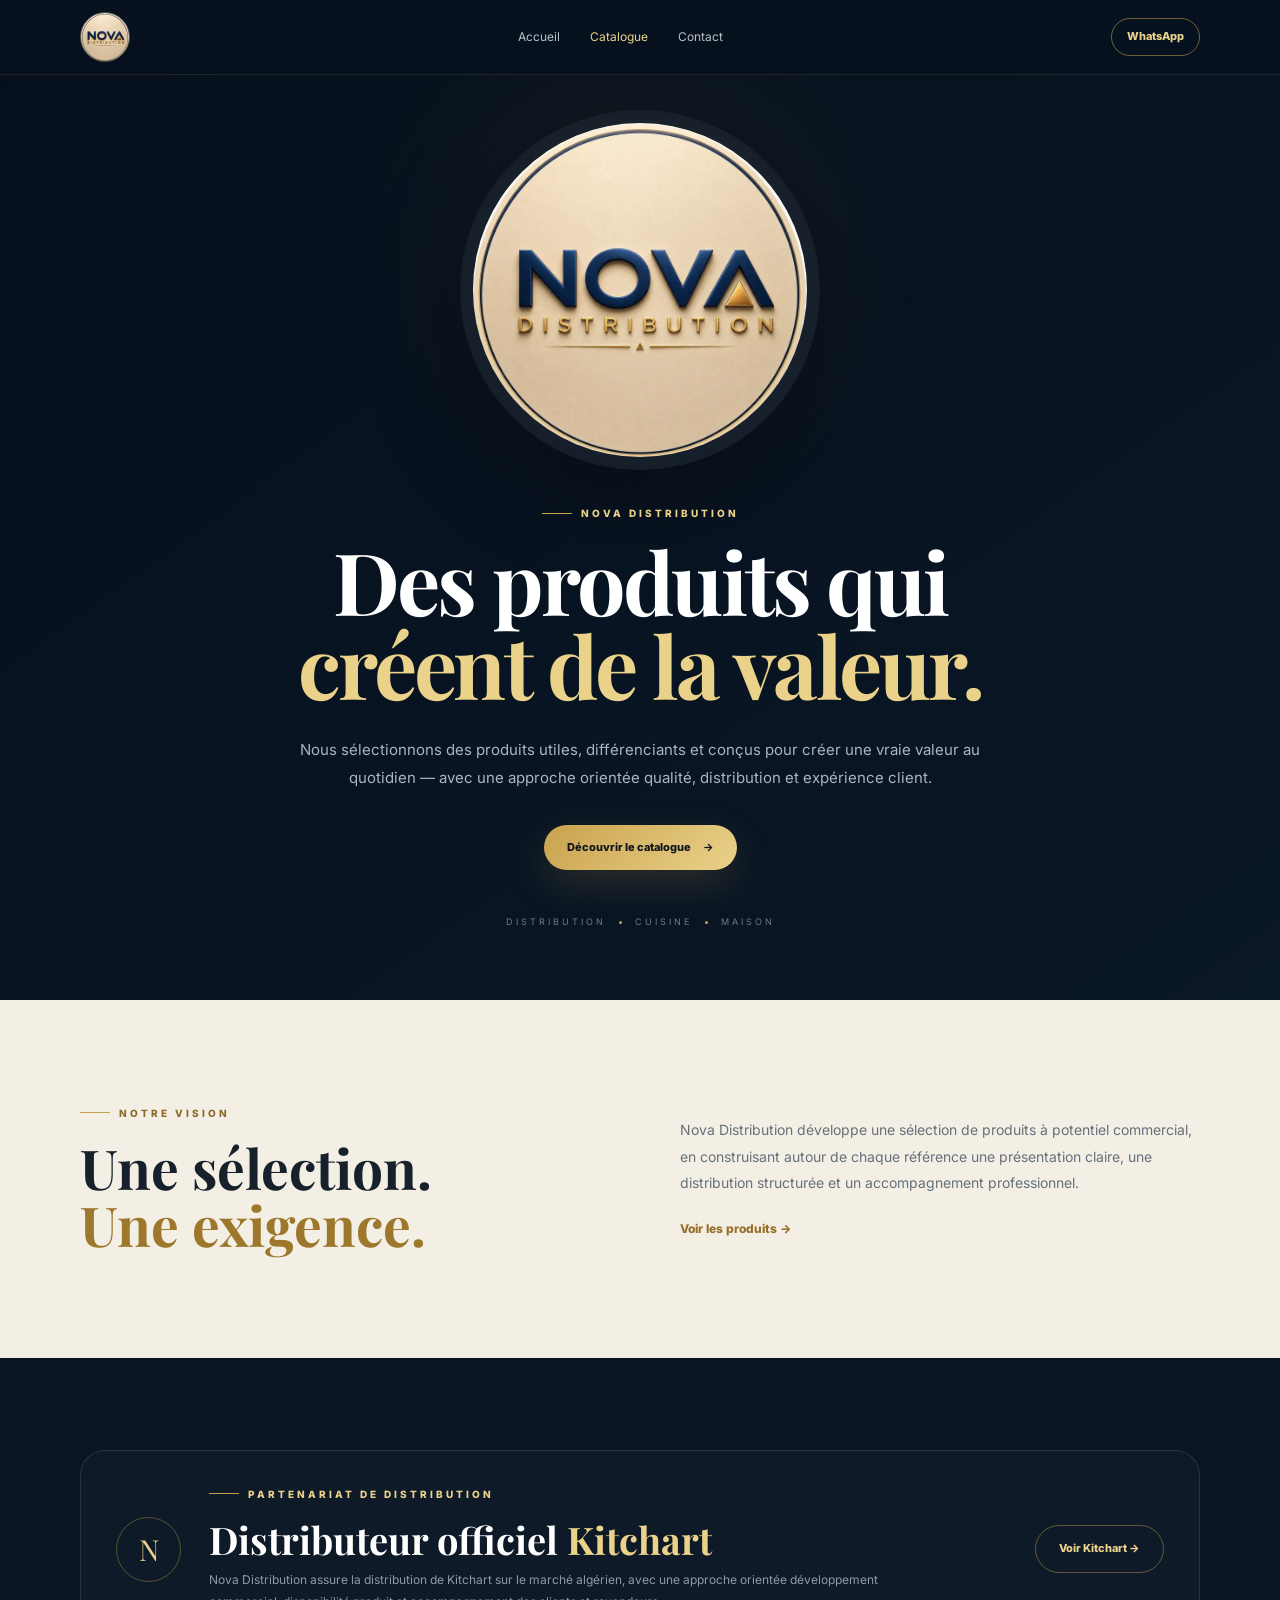
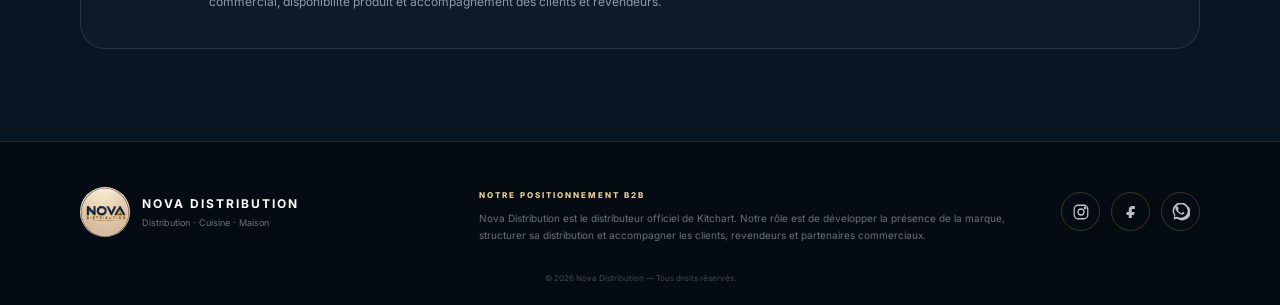
<file: index.html>
<!doctype html>
<html lang="fr">
<head>
<meta charset="utf-8">
<meta name="viewport" content="width=device-width, initial-scale=1">
<title>Nova Distribution | Distribution & marques sélectionnées</title>
<meta name="description" content="Nova Distribution — distributeur officiel Kitchart. Découvrez notre catalogue de produits de cuisine et de maison.">
<meta name="theme-color" content="#07111f">
<link rel="preconnect" href="https://fonts.googleapis.com">
<link rel="preconnect" href="https://fonts.gstatic.com" crossorigin>
<link href="https://fonts.googleapis.com/css2?family=Inter:wght@400;500;600;700;800&family=Playfair+Display:wght@500;600;700&display=swap" rel="stylesheet">
<link rel="stylesheet" href="style.css">
</head>
<body>
<header class="site-header">
  <div class="container nav">
    <a href="index.html" class="brand" aria-label="Nova Distribution">
      <img src="nova-logo.jpg" alt="Nova Distribution">
    </a>
    <nav>
      <a href="index.html">Accueil</a>
      <a class="active" href="catalogue.html">Catalogue</a>
      <a href="#contact">Contact</a>
    </nav>
    <a class="nav-whatsapp" href="https://wa.me/213564756354" target="_blank" rel="noopener">WhatsApp</a>
  </div>
</header>

<main>
<section class="hero">
  <div class="container hero-inner">
    <div class="hero-logo-wrap">
      <img src="nova-logo.jpg" alt="Nova Distribution">
    </div>
    <div class="eyebrow"><span></span> NOVA DISTRIBUTION</div>
    <h1>Des produits qui<br><em>créent de la valeur.</em></h1>
    <p class="hero-text">
      Nous sélectionnons des produits utiles, différenciants et conçus pour
      créer une vraie valeur au quotidien — avec une approche orientée
      qualité, distribution et expérience client.
    </p>
    <a class="btn gold" href="catalogue.html">Découvrir le catalogue <b>→</b></a>
    <div class="hero-meta">
      <span>DISTRIBUTION</span><i></i><span>CUISINE</span><i></i><span>MAISON</span>
    </div>
  </div>
</section>

<section class="about">
  <div class="container about-grid">
    <div>
      <div class="eyebrow dark"><span></span> NOTRE VISION</div>
      <h2>Une sélection.<br><em>Une exigence.</em></h2>
    </div>
    <div>
      <p>
        Nova Distribution développe une sélection de produits à potentiel
        commercial, en construisant autour de chaque référence une présentation
        claire, une distribution structurée et un accompagnement professionnel.
      </p>
      <a class="text-link" href="catalogue.html">Voir les produits →</a>
    </div>
  </div>
</section>

<section class="official">
  <div class="container official-inner">
    <div class="official-mark">N</div>
    <div>
      <div class="eyebrow"><span></span> PARTENARIAT DE DISTRIBUTION</div>
      <h2>Distributeur officiel <em>Kitchart</em></h2>
      <p>
        Nova Distribution assure la distribution de Kitchart sur le marché
        algérien, avec une approche orientée développement commercial,
        disponibilité produit et accompagnement des clients et revendeurs.
      </p>
    </div>
    <a class="btn outline" href="catalogue.html">Voir Kitchart →</a>
  </div>
</section>
</main>

<footer>
  <div class="container footer-grid">
    <div class="footer-brand">
      <img src="nova-logo.jpg" alt="Nova Distribution">
      <div>
        <strong>NOVA DISTRIBUTION</strong>
        <span>Distribution · Cuisine · Maison</span>
      </div>
    </div>
    <div class="footer-b2b">
      <small>NOTRE POSITIONNEMENT B2B</small>
      <p>
        Nova Distribution est le distributeur officiel de Kitchart. Notre rôle
        est de développer la présence de la marque, structurer sa distribution
        et accompagner les clients, revendeurs et partenaires commerciaux.
      </p>
    </div>
    <div class="socials" aria-label="Réseaux sociaux">
      <a href="https://www.instagram.com/nova_distribution_dz?igsh=enJ5MHdtMTc3dXU2&igsi=enJ5MHdtMTc3dXU2" target="_blank" rel="noopener" aria-label="Instagram">
        <svg viewBox="0 0 24 24" aria-hidden="true"><rect x="3" y="3" width="18" height="18" rx="5"/><circle cx="12" cy="12" r="4"/><circle cx="17.5" cy="6.5" r="1"/></svg>
      </a>
      <a href="https://www.facebook.com/share/1d7PZGsgQz/" target="_blank" rel="noopener" aria-label="Facebook">
        <svg viewBox="0 0 24 24" aria-hidden="true"><path d="M14 8h3V4h-3c-3 0-5 2-5 5v3H6v4h3v4h4v-4h3l1-4h-4V9c0-.7.3-1 1-1Z"/></svg>
      </a>
      <a href="https://wa.me/213564756354" target="_blank" rel="noopener" aria-label="WhatsApp">
        <svg viewBox="0 0 24 24" aria-hidden="true"><path d="M20.5 3.5A11 11 0 0 0 3.1 17.1L2 22l5-1.1A11 11 0 1 0 20.5 3.5Zm-8.7 16.2a9 9 0 0 1-4.6-1.3l-.3-.2-3 .7.7-2.9-.2-.3a9 9 0 1 1 7.4 4Zm5-6.7c-.3-.2-1.8-.9-2.1-1s-.5-.2-.7.2c-.2.3-.8 1-1 1.2-.2.2-.4.2-.7.1-1.9-1-3.1-1.8-4.3-4-.3-.5.3-.5.8-1.7.1-.3 0-.5-.1-.7-.1-.2-.7-1.7-1-2.3-.3-.6-.5-.5-.7-.5h-.6c-.2 0-.5.1-.8.4-.3.3-1 1-1 2.5s1 2.9 1.2 3.1c.1.2 2 3.1 4.9 4.3 2.9 1.3 2.9.8 3.4.8.5-.1 1.8-.7 2-1.4.3-.7.3-1.3.2-1.5-.1-.2-.3-.3-.6-.5Z"/></svg>
      </a>
    </div>
  </div>
  <div class="copyright">© 2026 Nova Distribution — Tous droits réservés.</div>
</footer>
</body>
</html>
</file>
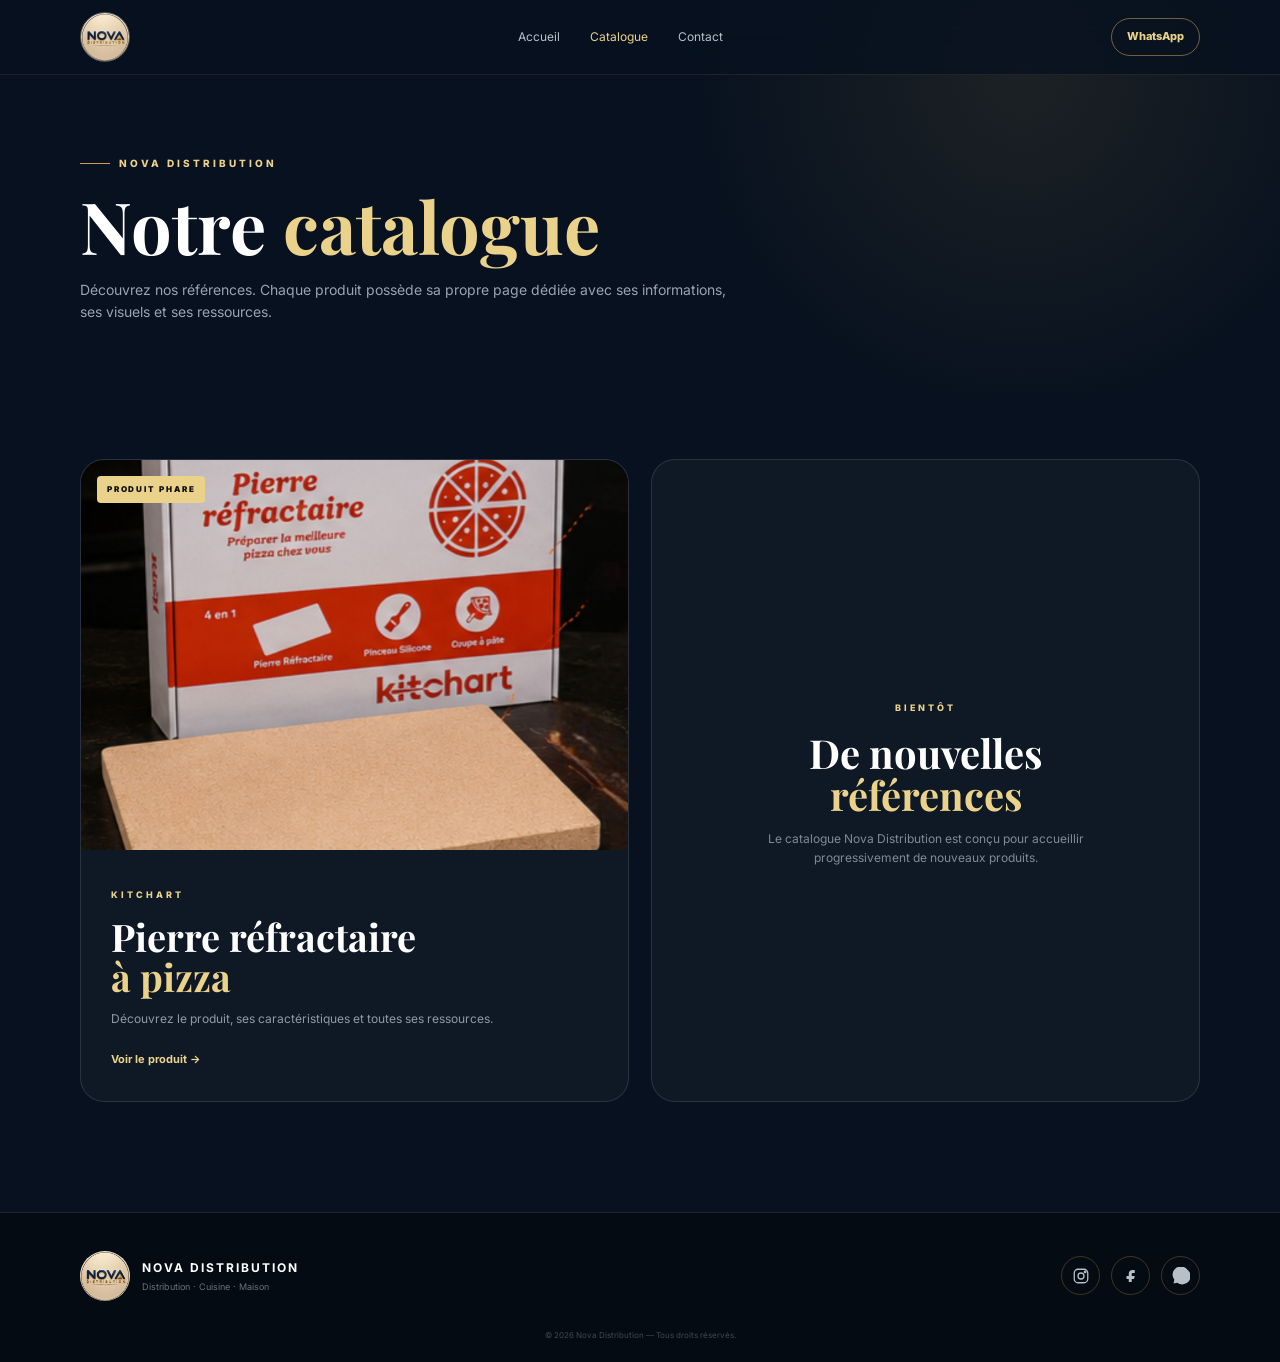
<file: catalogue.html>
<!doctype html>
<html lang="fr">
<head>
<meta charset="utf-8">
<meta name="viewport" content="width=device-width, initial-scale=1">
<title>Catalogue | Nova Distribution</title>
<meta name="description" content="Catalogue Nova Distribution — découvrez nos produits sélectionnés.">
<meta name="theme-color" content="#07111f">
<link rel="preconnect" href="https://fonts.googleapis.com">
<link rel="preconnect" href="https://fonts.gstatic.com" crossorigin>
<link href="https://fonts.googleapis.com/css2?family=Inter:wght@400;500;600;700;800&family=Playfair+Display:wght@500;600;700&display=swap" rel="stylesheet">
<link rel="stylesheet" href="style.css">
</head>
<body>
<header class="site-header">
  <div class="container nav">
    <a href="index.html" class="brand"><img src="nova-logo.jpg" alt="Nova Distribution"></a>
    <nav><a href="index.html">Accueil</a><a class="active" href="catalogue.html">Catalogue</a><a href="index.html#contact">Contact</a></nav>
    <a class="nav-whatsapp" href="https://wa.me/213564756354" target="_blank" rel="noopener">WhatsApp</a>
  </div>
</header>

<main>
<section class="catalogue-hero">
  <div class="container">
    <div class="eyebrow"><span></span> NOVA DISTRIBUTION</div>
    <h1>Notre <em>catalogue</em></h1>
    <p>Découvrez nos références. Chaque produit possède sa propre page dédiée avec ses informations, ses visuels et ses ressources.</p>
  </div>
</section>

<section class="products">
  <div class="container">
    <div class="product-grid">
      <a class="product-card" href="kitchart.html">
        <div class="product-image">
          <img src="kitchart-packaging.png" alt="Pierre réfractaire à pizza Kitchart">
          <span>PRODUIT PHARE</span>
        </div>
        <div class="product-info">
          <small>KITCHART</small>
          <h2>Pierre réfractaire<br><em>à pizza</em></h2>
          <p>Découvrez le produit, ses caractéristiques et toutes ses ressources.</p>
          <strong>Voir le produit <b>→</b></strong>
        </div>
      </a>

      <div class="product-card coming-soon">
        <div class="coming-inner">
          <span>BIENTÔT</span>
          <h2>De nouvelles<br><em>références</em></h2>
          <p>Le catalogue Nova Distribution est conçu pour accueillir progressivement de nouveaux produits.</p>
        </div>
      </div>
    </div>
  </div>
</section>
</main>

<footer>
  <div class="container footer-simple">
    <div class="footer-brand">
      <img src="nova-logo.jpg" alt="Nova Distribution">
      <div><strong>NOVA DISTRIBUTION</strong><span>Distribution · Cuisine · Maison</span></div>
    </div>
    <div class="socials">
      <a href="https://www.instagram.com/nova_distribution_dz?igsh=enJ5MHdtMTc3dXU2&igsi=enJ5MHdtMTc3dXU2" target="_blank" rel="noopener" aria-label="Instagram"><svg viewBox="0 0 24 24"><rect x="3" y="3" width="18" height="18" rx="5"/><circle cx="12" cy="12" r="4"/><circle cx="17.5" cy="6.5" r="1"/></svg></a>
      <a href="https://www.facebook.com/share/1d7PZGsgQz/" target="_blank" rel="noopener" aria-label="Facebook"><svg viewBox="0 0 24 24"><path d="M14 8h3V4h-3c-3 0-5 2-5 5v3H6v4h3v4h4v-4h3l1-4h-4V9c0-.7.3-1 1-1Z"/></svg></a>
      <a href="https://wa.me/213564756354" target="_blank" rel="noopener" aria-label="WhatsApp"><svg viewBox="0 0 24 24"><path d="M20.5 3.5A11 11 0 0 0 3.1 17.1L2 22l5-1.1A11 11 0 1 0 20.5 3.5Z"/></svg></a>
    </div>
  </div>
  <div class="copyright">© 2026 Nova Distribution — Tous droits réservés.</div>
</footer>
</body>
</html>
</file>
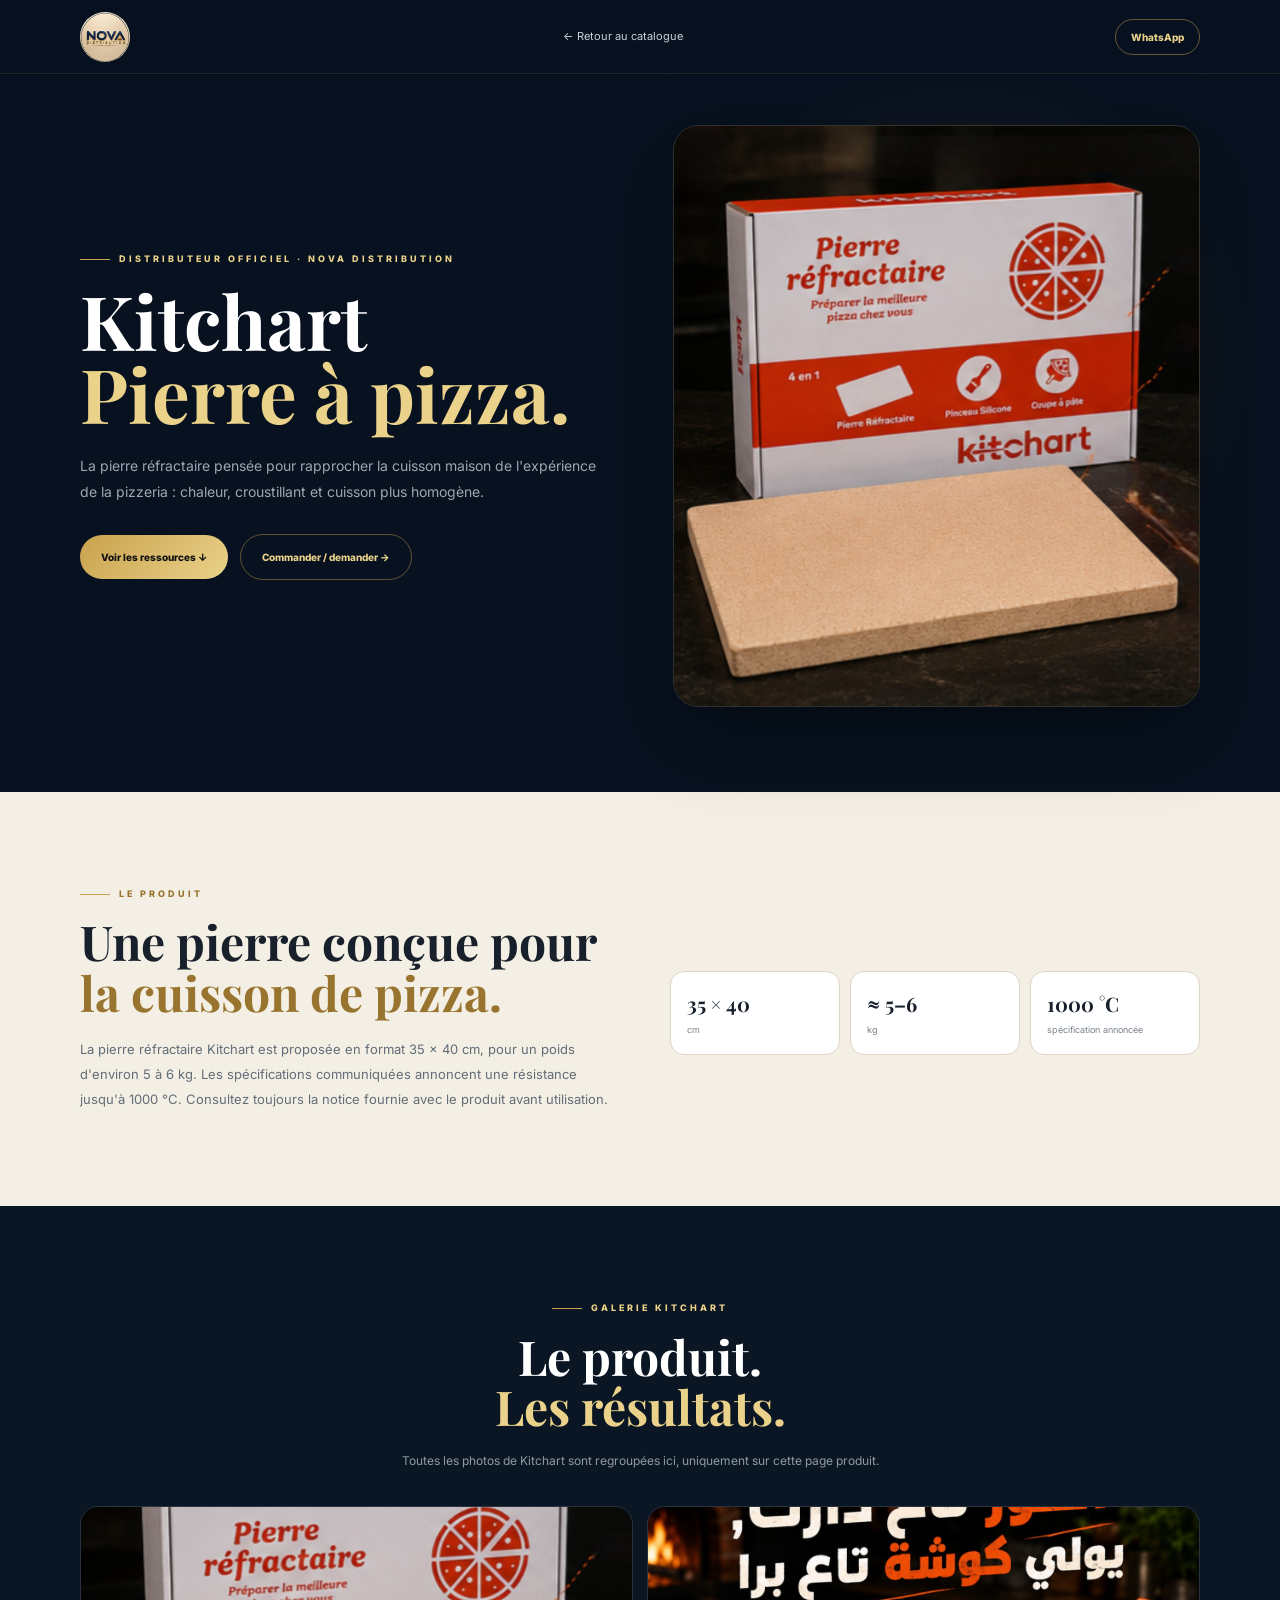
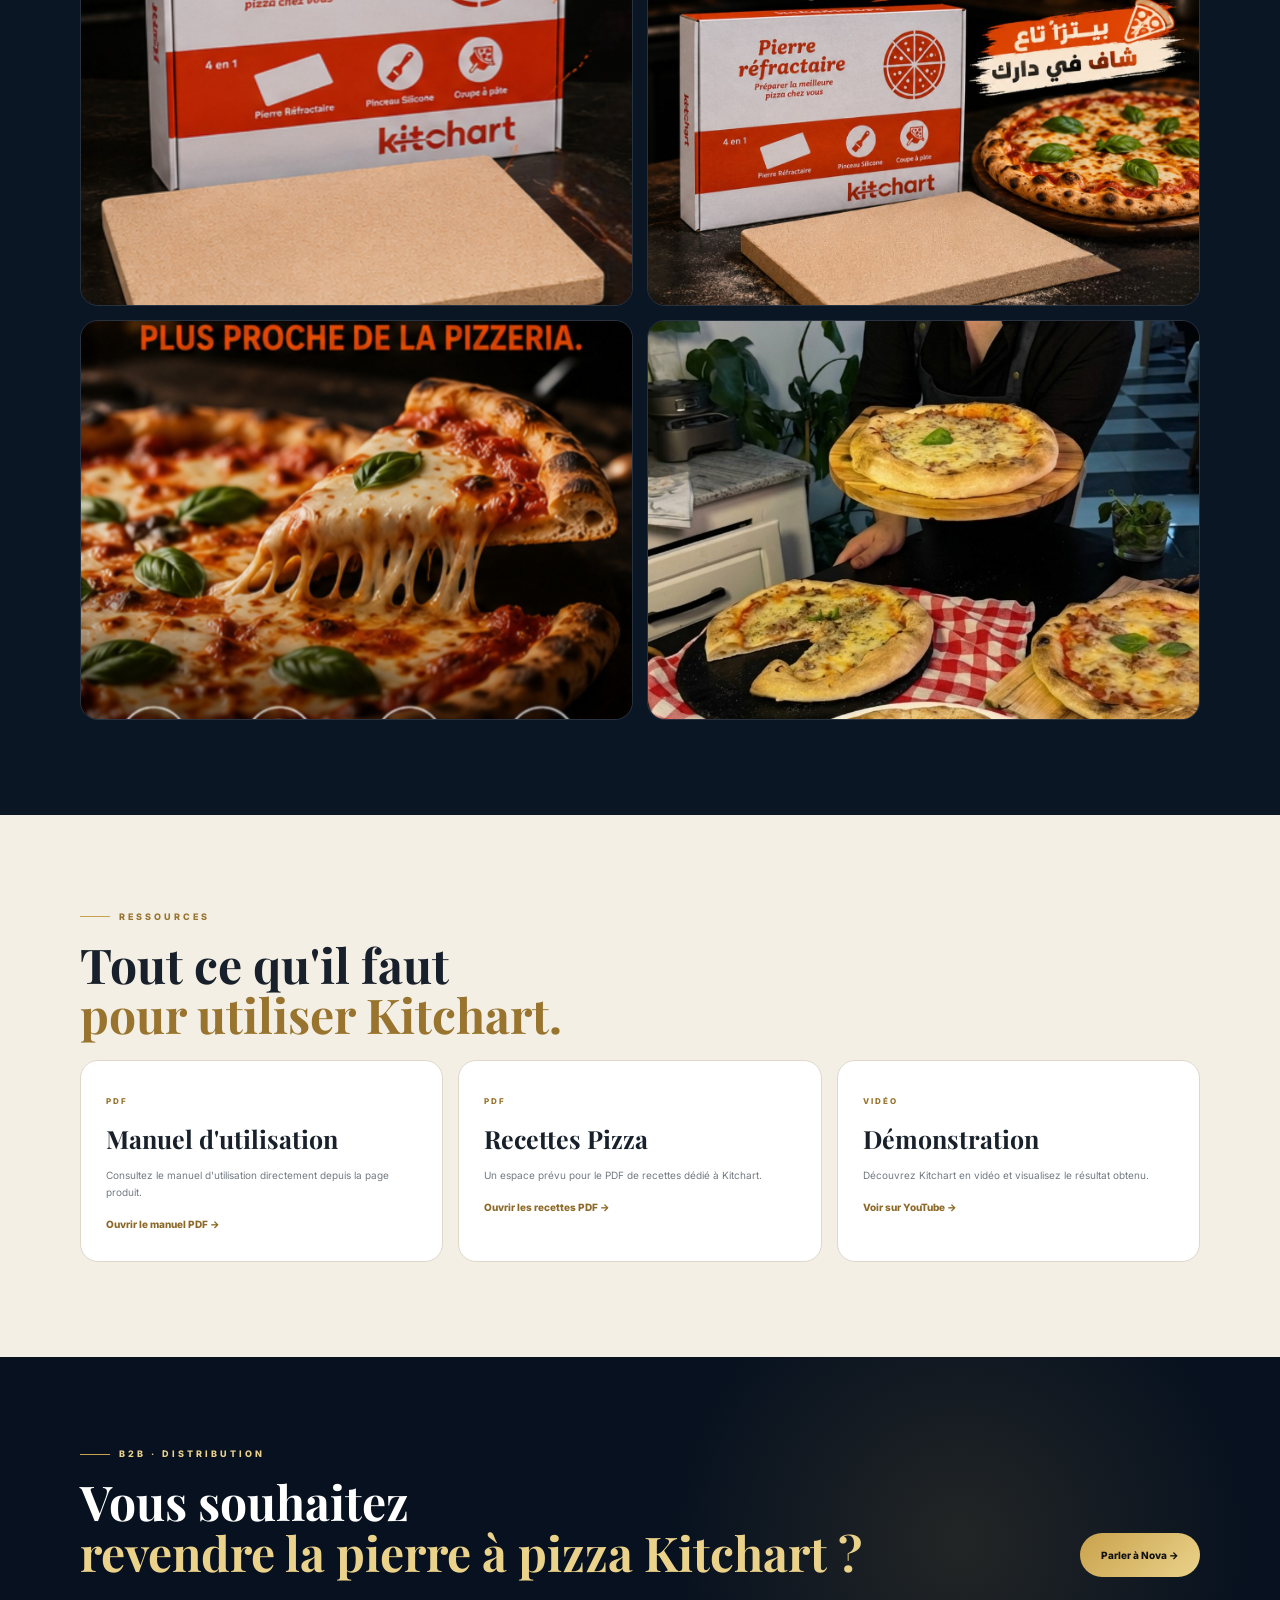
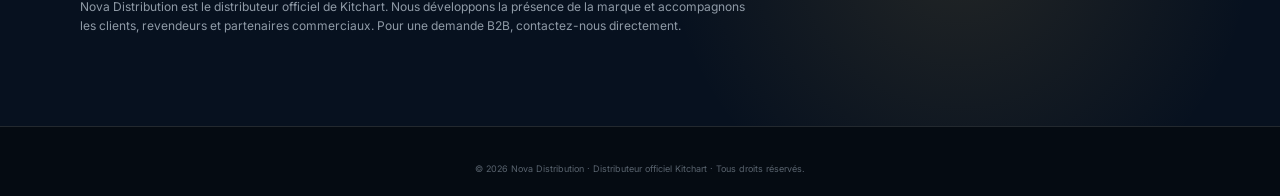
<file: kitchart.html>
<!doctype html>
<html lang="fr">
<head>
<meta charset="utf-8">
<meta name="viewport" content="width=device-width, initial-scale=1">
<title>Kitchart | Pierre réfractaire à pizza — Nova Distribution</title>
<meta name="description" content="Découvrez la pierre réfractaire Kitchart : caractéristiques, photos, vidéo et manuel d'utilisation. Distributeur officiel : Nova Distribution.">
<meta name="theme-color" content="#07111f">
<link rel="preconnect" href="https://fonts.googleapis.com">
<link rel="preconnect" href="https://fonts.gstatic.com" crossorigin>
<link href="https://fonts.googleapis.com/css2?family=Inter:wght@400;500;600;700;800&family=Playfair+Display:wght@500;600;700&display=swap" rel="stylesheet">
<style>
:root{--n:#07111f;--n2:#0c1928;--g:#c9a24d;--g2:#ead28a;--c:#f4efe5;--m:#9ba7b4;--line:rgba(255,255,255,.12)}
*{box-sizing:border-box;margin:0;padding:0}html{scroll-behavior:smooth}body{font-family:Inter,Arial,sans-serif;background:var(--n);color:#fff;line-height:1.6}a{text-decoration:none;color:inherit}.container{width:min(1120px,calc(100% - 34px));margin:auto}img{max-width:100%;display:block}
.nav{position:fixed;z-index:20;top:0;left:0;width:100%;height:74px;display:flex;align-items:center;justify-content:space-between;background:rgba(7,17,31,.78);backdrop-filter:blur(18px);border-bottom:1px solid rgba(201,162,77,.13);padding:0 max(17px,calc((100vw - 1120px)/2))}.nav img{width:50px;height:50px;border-radius:50%;object-fit:cover}.nav a.back{font-size:11px;color:#cbd2da}.nav a.back:hover{color:var(--g2)}.nav .wa{padding:9px 15px;border:1px solid rgba(201,162,77,.5);border-radius:99px;color:var(--g2);font-size:10px;font-weight:800}
.hero{min-height:88vh;padding:125px 0 70px;background:radial-gradient(circle at 75% 45%,rgba(201,162,77,.14),transparent 28%),#07111f}.hero-grid{display:grid;grid-template-columns:1fr 1fr;gap:65px;align-items:center}.eyebrow{display:flex;align-items:center;gap:9px;color:var(--g2);font-size:9px;font-weight:800;letter-spacing:3px}.eyebrow span{width:30px;height:1px;background:var(--g)}h1,h2{font-family:"Playfair Display",serif}h1{font-size:clamp(48px,6vw,75px);line-height:.98;margin:17px 0 22px}h1 em,h2 em{font-style:normal;color:var(--g2)}.hero p{color:var(--m);font-size:14px;line-height:1.9}.hero-img{border-radius:25px;overflow:hidden;border:1px solid rgba(201,162,77,.22);box-shadow:0 30px 80px rgba(0,0,0,.35)}.hero-img img{width:100%;height:580px;object-fit:cover}.btn{display:inline-flex;margin-top:28px;padding:14px 21px;border-radius:99px;font-size:10px;font-weight:800;gap:10px}.gold{background:linear-gradient(135deg,var(--g),var(--g2));color:#111}.outline{border:1px solid rgba(201,162,77,.45);color:var(--g2);margin-left:8px}
.details{background:var(--c);color:#18212b;padding:95px 0}.details h2,.gallery h2,.resources h2,.pro h2{font-size:48px;line-height:1.05;margin:15px 0 20px}.detail-grid{display:grid;grid-template-columns:1fr 1fr;gap:60px;align-items:center}.detail-text{color:#626d77;font-size:13px;line-height:1.9}.facts{display:grid;grid-template-columns:repeat(3,1fr);gap:10px;margin-top:28px}.fact{padding:16px;border:1px solid #ddd5c7;border-radius:14px;background:#fff}.fact strong{display:block;font-family:"Playfair Display",serif;font-size:20px}.fact span{display:block;color:#7a828a;font-size:9px;margin-top:3px}
.gallery{padding:95px 0;background:#0b1624}.gallery-head{text-align:center}.gallery-head .eyebrow{justify-content:center}.gallery-head p{color:#8e9aa6;font-size:12px}.gallery-grid{margin-top:35px;display:grid;grid-template-columns:1fr 1fr;gap:14px}.gallery-grid img{width:100%;height:400px;object-fit:cover;border-radius:18px;border:1px solid var(--line)}
.resources{padding:95px 0;background:#f4efe5;color:#18212b}.resource-grid{display:grid;grid-template-columns:repeat(3,1fr);gap:15px}.resource{background:#fff;border:1px solid #ded7ca;border-radius:18px;padding:25px}.resource small{color:#98742e;letter-spacing:2px;font-size:8px;font-weight:800}.resource h3{font-family:"Playfair Display",serif;font-size:25px;margin:8px 0}.resource p{color:#727b83;font-size:10px;line-height:1.7}.resource a{display:inline-block;margin-top:15px;color:#8d6929;font-size:10px;font-weight:800}
.pro{padding:90px 0;background:radial-gradient(circle at 75% 50%,rgba(201,162,77,.14),transparent 30%),#07111f}.pro-inner{display:flex;justify-content:space-between;align-items:center;gap:35px}.pro p{color:#8f9aa6;font-size:12px;max-width:680px}.pro h2{color:#fff}
footer{padding:35px 0 20px;background:#050b12;border-top:1px solid var(--line);text-align:center;color:#59636e;font-size:9px}
@media(max-width:800px){.hero-grid,.detail-grid,.resource-grid{grid-template-columns:1fr}.hero{padding-top:115px}.hero-img img{height:430px}.facts{grid-template-columns:1fr 1fr}.gallery-grid{grid-template-columns:1fr}.gallery-grid img{height:330px}.pro-inner{flex-direction:column;align-items:flex-start}}
@media(max-width:500px){h1{font-size:45px}.details h2,.gallery h2,.resources h2,.pro h2{font-size:39px}.facts{grid-template-columns:1fr}.btn{font-size:9px}.outline{margin-left:4px}}
</style>
</head>
<body>
<header class="nav">
  <a href="index.html"><img src="nova-logo.jpg" alt="Nova Distribution"></a>
  <a class="back" href="catalogue.html">← Retour au catalogue</a>
  <a class="wa" href="https://wa.me/213564756354" target="_blank" rel="noopener">WhatsApp</a>
</header>

<main>
<section class="hero">
  <div class="container hero-grid">
    <div>
      <div class="eyebrow"><span></span> DISTRIBUTEUR OFFICIEL · NOVA DISTRIBUTION</div>
      <h1>Kitchart<br><em>Pierre à pizza.</em></h1>
      <p>
        La pierre réfractaire pensée pour rapprocher la cuisson maison de
        l'expérience de la pizzeria : chaleur, croustillant et cuisson plus homogène.
      </p>
      <a class="btn gold" href="#resources">Voir les ressources ↓</a>
      <a class="btn outline" href="https://wa.me/213564756354" target="_blank" rel="noopener">Commander / demander →</a>
    </div>
    <div class="hero-img"><img src="kitchart-packaging.png" alt="Kitchart Pierre réfractaire à pizza"></div>
  </div>
</section>

<section class="details">
  <div class="container detail-grid">
    <div>
      <div class="eyebrow" style="color:#98742e"><span></span> LE PRODUIT</div>
      <h2>Une pierre conçue pour<br><em style="color:#98742e">la cuisson de pizza.</em></h2>
      <p class="detail-text">
        La pierre réfractaire Kitchart est proposée en format 35 × 40 cm,
        pour un poids d'environ 5 à 6 kg. Les spécifications communiquées
        annoncent une résistance jusqu'à 1000 °C. Consultez toujours la notice
        fournie avec le produit avant utilisation.
      </p>
    </div>
    <div class="facts">
      <div class="fact"><strong>35 × 40</strong><span>cm</span></div>
      <div class="fact"><strong>≈ 5–6</strong><span>kg</span></div>
      <div class="fact"><strong>1000 °C</strong><span>spécification annoncée</span></div>
    </div>
  </div>
</section>

<section class="gallery">
  <div class="container">
    <div class="gallery-head">
      <div class="eyebrow"><span></span> GALERIE KITCHART</div>
      <h2>Le produit.<br><em>Les résultats.</em></h2>
      <p>Toutes les photos de Kitchart sont regroupées ici, uniquement sur cette page produit.</p>
    </div>
    <div class="gallery-grid">
      <img src="kitchart-packaging.png" alt="Kitchart et sa pierre réfractaire">
      <img src="kitchart-creative.png" alt="Créatif Kitchart avec pizza">
      <img src="pizza-closeup.png" alt="Pizza cuite avec résultat croustillant">
      <img src="chef-ghanou.jpg" alt="Réalisation de pizzas avec Chef Ghanou">
    </div>
  </div>
</section>

<section id="resources" class="resources">
  <div class="container">
    <div class="eyebrow" style="color:#98742e"><span></span> RESSOURCES</div>
    <h2>Tout ce qu'il faut<br><em style="color:#98742e">pour utiliser Kitchart.</em></h2>
    <div class="resource-grid">
      <div class="resource">
        <small>PDF</small><h3>Manuel d'utilisation</h3>
        <p>Consultez le manuel d'utilisation directement depuis la page produit.</p>
        <a href="assets/docs/manuel-kitchart.pdf" target="_blank" rel="noopener">Ouvrir le manuel PDF →</a>
      </div>
      <div class="resource">
        <small>PDF</small><h3>Recettes Pizza</h3>
        <p>Un espace prévu pour le PDF de recettes dédié à Kitchart.</p>
        <a href="assets/docs/recettes-pizza.pdf" target="_blank" rel="noopener">Ouvrir les recettes PDF →</a>
      </div>
      <div class="resource">
        <small>VIDÉO</small><h3>Démonstration</h3>
        <p>Découvrez Kitchart en vidéo et visualisez le résultat obtenu.</p>
        <a href="https://youtube.com/shorts/id-81g5zCD8?si=V2hLarQ6ooexw1xJ" target="_blank" rel="noopener">Voir sur YouTube →</a>
      </div>
    </div>
  </div>
</section>

<section class="pro">
  <div class="container pro-inner">
    <div>
      <div class="eyebrow"><span></span> B2B · DISTRIBUTION</div>
      <h2>Vous souhaitez<br><em>revendre la pierre à pizza Kitchart ?</em></h2>
      <p>
        Nova Distribution est le distributeur officiel de Kitchart. Nous
        développons la présence de la marque et accompagnons les clients,
        revendeurs et partenaires commerciaux. Pour une demande B2B, contactez-nous directement.
      </p>
    </div>
    <a class="btn gold" href="https://wa.me/213564756354" target="_blank" rel="noopener">Parler à Nova →</a>
  </div>
</section>
</main>

<footer>© 2026 Nova Distribution · Distributeur officiel Kitchart · Tous droits réservés.</footer>
</body>
</html>
</file>
<file: style.css>
:root{--navy:#07111f;--navy2:#0d1928;--gold:#c9a24d;--gold2:#ead28a;--cream:#f4efe5;--ink:#17212c;--muted:#9ca8b5;--line:rgba(255,255,255,.11)}
*{box-sizing:border-box;margin:0;padding:0}html{scroll-behavior:smooth}body{font-family:Inter,Arial,sans-serif;background:var(--navy);color:#fff;line-height:1.6}a{text-decoration:none;color:inherit}img{max-width:100%;display:block}.container{width:min(1120px,calc(100% - 34px));margin:auto}
.site-header{position:fixed;z-index:20;top:0;left:0;width:100%;background:rgba(7,17,31,.78);backdrop-filter:blur(18px);border-bottom:1px solid rgba(201,162,77,.13)}.nav{height:74px;display:flex;align-items:center;justify-content:space-between}.brand img{width:50px;height:50px;object-fit:cover;border-radius:50%;border:1px solid rgba(234,210,138,.35)}nav{display:flex;gap:30px;font-size:12px;color:#b9c1ca}nav a.active,nav a:hover{color:var(--gold2)}.nav-whatsapp{font-size:11px;font-weight:800;padding:9px 15px;border:1px solid rgba(201,162,77,.55);border-radius:99px;color:var(--gold2)}
.eyebrow{display:flex;align-items:center;gap:9px;color:var(--gold2);font-size:10px;font-weight:800;letter-spacing:3px}.eyebrow span{width:30px;height:1px;background:var(--gold)}.eyebrow.dark{color:#8d6b2b}
.hero{min-height:100vh;display:flex;align-items:center;text-align:center;background:radial-gradient(circle at 50% 25%,rgba(201,162,77,.08),transparent 28%),linear-gradient(145deg,#06101c,#0a1726);padding:110px 0 70px}.hero-inner{display:flex;align-items:center;flex-direction:column}.hero-logo-wrap{width:min(360px,72vw);aspect-ratio:1;border-radius:50%;padding:13px;background:rgba(255,255,255,.04);box-shadow:0 30px 90px rgba(0,0,0,.4);margin-bottom:35px}.hero-logo-wrap img{width:100%;height:100%;object-fit:cover;border-radius:50%}.hero .eyebrow{justify-content:center;margin-bottom:18px}.hero h1,.catalogue-hero h1,.about h2,.official h2,.contact h2,.product-info h2,.coming-inner h2{font-family:"Playfair Display",serif}.hero h1{font-size:clamp(50px,7vw,86px);line-height:.98;letter-spacing:-2.8px;margin-bottom:28px}.hero h1 em,.catalogue-hero h1 em,.about h2 em,.official h2 em,.contact h2 em,.product-info h2 em,.coming-inner h2 em{font-style:normal;color:var(--gold2)}.hero-text{max-width:680px;color:#aab5c1;font-size:15px;line-height:1.9;margin-bottom:32px}.btn{display:inline-flex;align-items:center;gap:12px;border-radius:99px;padding:14px 23px;font-size:11px;font-weight:800;transition:.25s}.btn:hover{transform:translateY(-2px)}.gold{background:linear-gradient(135deg,var(--gold),var(--gold2));color:#10151c;box-shadow:0 14px 38px rgba(201,162,77,.17)}.outline{border:1px solid rgba(201,162,77,.45);color:var(--gold2)}.large{padding:16px 25px}.hero-meta{margin-top:45px;display:flex;gap:13px;align-items:center;color:#6f7b87;font-size:9px;letter-spacing:3px}.hero-meta i{width:3px;height:3px;background:var(--gold);border-radius:50%}
.about{background:var(--cream);color:var(--ink);padding:105px 0}.about-grid{display:grid;grid-template-columns:1fr 1fr;gap:80px;align-items:center}.about h2,.official h2,.contact h2{font-size:55px;line-height:1.04;margin-top:18px}.about h2 em{color:#9d772c}.about p{color:#66707a;max-width:570px;font-size:14px;line-height:1.9}.text-link{display:inline-block;margin-top:22px;color:#96702a;font-size:12px;font-weight:800}
.official{padding:92px 0;background:#0a1523}.official-inner{display:grid;grid-template-columns:auto 1fr auto;gap:28px;align-items:center;border:1px solid var(--line);border-radius:25px;padding:35px;background:rgba(255,255,255,.025)}.official-mark{width:65px;height:65px;border-radius:50%;display:grid;place-items:center;border:1px solid rgba(201,162,77,.4);color:var(--gold2);font-family:"Playfair Display",serif;font-size:29px}.official h2{font-size:38px;color:#fff}.official h2 em{color:var(--gold2)}.official p{margin-top:10px;color:#8e9aa7;font-size:12px;max-width:700px;line-height:1.8}
.contact{padding:100px 0;background:radial-gradient(circle at 80% 50%,rgba(201,162,77,.12),transparent 30%),#07111f}.contact-inner{display:flex;justify-content:space-between;gap:40px;align-items:center}.contact h2{color:#fff}.contact p{color:#8e9aa7;font-size:12px;max-width:600px;margin-top:14px}
.catalogue-hero{padding:155px 0 75px;background:radial-gradient(circle at 80% 20%,rgba(201,162,77,.11),transparent 32%),#07111f}.catalogue-hero h1{font-size:72px;line-height:1;margin:18px 0}.catalogue-hero p{color:#98a4b0;max-width:650px;font-size:14px}.products{padding:60px 0 110px;background:#07111f}.product-grid{display:grid;grid-template-columns:repeat(2,1fr);gap:22px}.product-card{border:1px solid var(--line);border-radius:24px;overflow:hidden;background:rgba(255,255,255,.035);transition:.25s}.product-card:hover{transform:translateY(-5px);border-color:rgba(201,162,77,.45);box-shadow:0 25px 65px rgba(0,0,0,.25)}.product-image{height:390px;position:relative;overflow:hidden}.product-image img{width:100%;height:100%;object-fit:cover}.product-image span{position:absolute;top:16px;left:16px;background:var(--gold2);color:#111;padding:7px 10px;border-radius:4px;font-size:8px;font-weight:900;letter-spacing:1.8px}.product-info{padding:30px}.product-info small{font-size:9px;letter-spacing:3px;color:var(--gold2);font-weight:800}.product-info h2{font-size:38px;line-height:1.03;margin:12px 0}.product-info p{font-size:12px;color:#8f9aa6;line-height:1.8}.product-info strong{display:inline-block;margin-top:22px;font-size:11px;color:var(--gold2)}.coming-soon{min-height:560px;display:grid;place-items:center;text-align:center}.coming-inner{padding:35px}.coming-inner>span{font-size:9px;letter-spacing:3px;color:var(--gold2);font-weight:800}.coming-inner h2{font-size:40px;line-height:1.05;margin:13px 0}.coming-inner p{color:#7f8a96;font-size:12px;max-width:400px}
footer{padding:38px 0 20px;background:#050b12;border-top:1px solid var(--line)}.footer-grid{display:grid;grid-template-columns:1fr 1.5fr auto;gap:35px;align-items:center}.footer-simple{display:flex;justify-content:space-between;align-items:center;gap:30px}.footer-brand{display:flex;gap:12px;align-items:center}.footer-brand img{width:50px;height:50px;border-radius:50%}.footer-brand strong{display:block;font-size:12px;letter-spacing:2px}.footer-brand span{display:block;color:#67727e;font-size:9px;margin-top:3px}.footer-b2b small{color:var(--gold2);font-size:8px;letter-spacing:2px;font-weight:800}.footer-b2b p{color:#66717d;font-size:10px;line-height:1.7;margin-top:5px;max-width:550px}.socials{display:flex;gap:11px}.socials a{width:39px;height:39px;border:1px solid rgba(201,162,77,.28);border-radius:50%;display:grid;place-items:center;color:#b7c0c9}.socials a:hover{color:var(--gold2);border-color:var(--gold)}.socials svg{width:18px;height:18px;fill:none;stroke:currentColor;stroke-width:1.7}.socials a:nth-child(2) svg{fill:currentColor;stroke:none}.socials a:nth-child(3) svg{fill:currentColor;stroke:none}.copyright{text-align:center;color:#3f4953;font-size:8px;margin-top:28px}
@media(max-width:800px){nav{display:none}.hero-logo-wrap{width:280px}.hero h1{font-size:50px}.about-grid,.product-grid{grid-template-columns:1fr;gap:40px}.official-inner{grid-template-columns:auto 1fr}.official-inner .btn{grid-column:1/-1;justify-self:start}.contact-inner{flex-direction:column;align-items:flex-start}.footer-grid{grid-template-columns:1fr}.footer-simple{align-items:flex-start;flex-direction:column}.catalogue-hero h1{font-size:55px}.product-image{height:330px}}
@media(max-width:500px){.container{width:calc(100% - 28px)}.nav-whatsapp{padding:8px 12px;font-size:9px}.hero{padding-top:105px}.hero-logo-wrap{width:245px}.hero h1{font-size:43px}.hero-text{font-size:13px}.about,.official,.contact{padding:78px 0}.about h2,.contact h2{font-size:43px}.official h2{font-size:31px}.product-info h2{font-size:34px}.catalogue-hero{padding-top:125px}.catalogue-hero h1{font-size:47px}.coming-soon{min-height:380px}}
</file>
